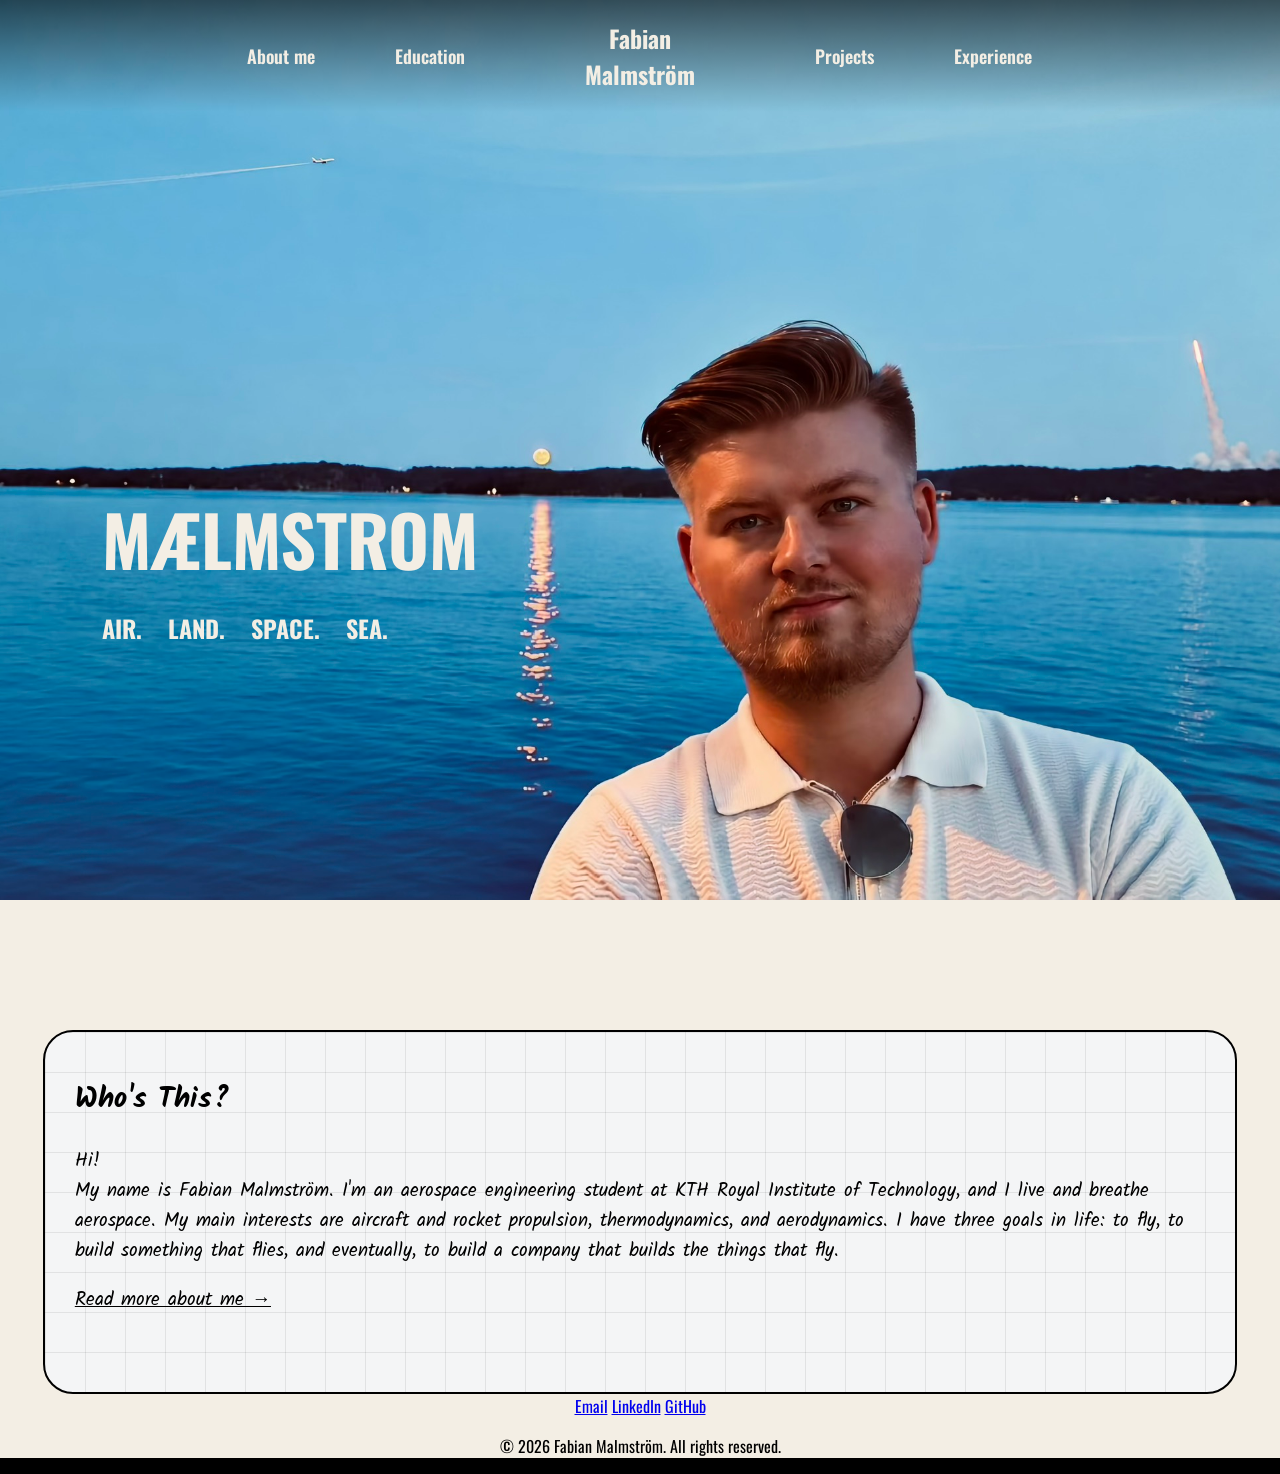
<file: index.html>
<!DOCTYPE html>
<html lang="en">
<head>
  <meta charset="UTF-8">
  <meta name="viewport" content="width=device-width, initial-scale=1.0">
  <title>Malmström</title>
  <link rel="stylesheet" href="index.css">
  <script src="script.js" defer></script>
</head>

<body>

  <div class="hero-wrapper">
    <section class="hero">
      <header>
        <div class="desktop-nav">
            <nav>
                <a href="construction.html">About me</a>
                <a href="construction.html">Education</a>
            </nav>

            <div class="logo">
                Fabian<br>Malmström
            </div>

            <nav>
                <a href="construction.html">Projects</a>
                <a href="construction.html">Experience</a>
            </nav>
        </div>


        <div class="mobile-header">
            <div class="logo">
                Fabian<br>Malmström
            </div>

            <button class="menu-button" id="menuButton">
                ☰
            </button>
        </div>


        <nav class="mobile-menu" id="mobileMenu">
            <a href="construction.html">About me</a>
            <a href="construction.html">Education</a>
            <a href="construction.html">Projects</a>
            <a href="construction.html">Experience</a>
        </nav>
      </header>

      <div class="hero-content">
        <h1>MÆLMSTROM</h1>
        <h2>AIR. LAND. SPACE. SEA.</h2>
      </div>
    </section>
  </div>
  
  <section class="intro">
    <div class="intro-box">
      <h2 class="intro-label">Who's This?</h2>
      <div class="intro-content">
        <p class="intro-text">Hi!<br>My name is Fabian Malmström. 
          I'm an aerospace engineering student at KTH Royal Institute of Technology, 
          and I live and breathe aerospace. My main interests are aircraft and rocket propulsion, thermodynamics, and aerodynamics. 
          I have three goals in life: to fly, to build something that flies, and eventually, to build a company that builds the things that fly.</p>
          <a class="intro-link" href="construction.html">Read more about me →</a>
      </div>
    </div>
  </section>

  <section class="featured-projects">

  </section>

<footer>
  <div class="footer-links">
        <a href="construction.html">Email</a>
        <a href="construction.html">LinkedIn</a>
        <a href="construction.html">GitHub</a>
  </div>
  <p>© 2026 Fabian Malmström. All rights reserved.</p>
</footer>
</body>
</html>
</file>
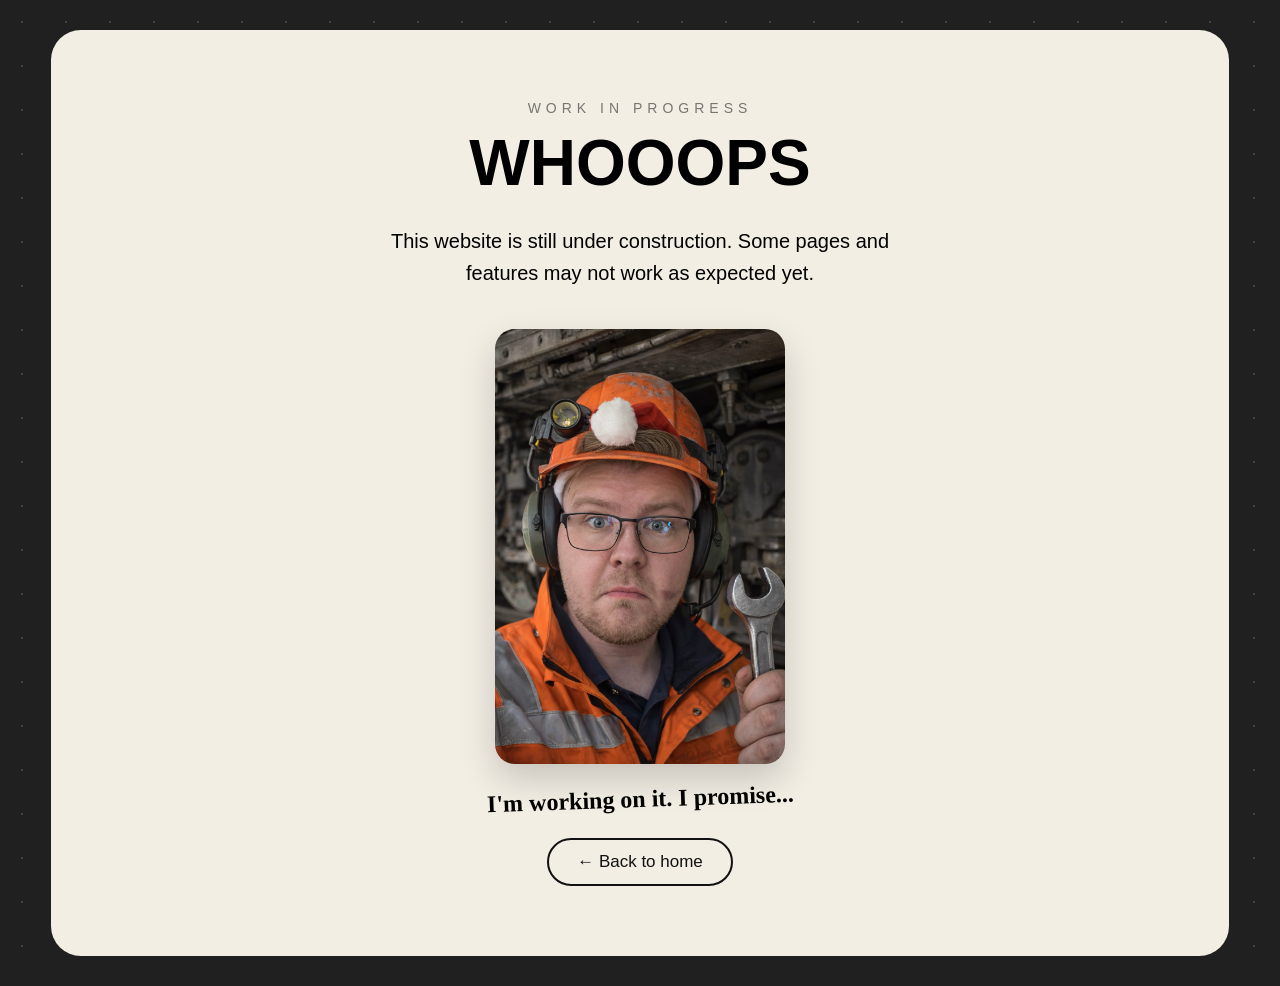
<file: construction.html>
<!DOCTYPE html>
<html lang="en">

<head>
    <meta charset="UTF-8">
    <meta name="viewport" content="width=device-width, initial-scale=1.0">

    <title>Under Construction</title>

    <link rel="stylesheet" href="construction.css">
</head>

<body class="construction-body">

    <main class="construction-page">

        <section class="construction-card">

            <p class="construction-label">WORK IN PROGRESS</p>

            <h1>WHOOOPS</h1>

            <p class="construction-text">
                This website is still under construction.
                Some pages and features may not work as expected yet.
            </p>

            <img
                class="construction-image"
                src="Images/Construction.png"
                alt="Fabian working"
            >

            <p class="construction-note">
                I'm working on it. I promise...
            </p>

            <a href="index.html" class="construction-button">
                ← Back to home
            </a>

        </section>

    </main>

</body>

</html>
</file>
<file: index.css>
@font-face {
    font-family: "Oswald";
    src: url("fonts/Oswald-VariableFont_wght.ttf") format("truetype");
    font-weight: 200 700;
    font-style: normal;
}

@font-face {
    font-family: "Kalam";
    src: url("fonts/Kalam-Regular.ttf") format("truetype");
    font-weight: 400;
    font-style: normal;
}

@font-face {
    font-family: "Kalam";
    src: url("fonts/Kalam-Bold.ttf") format("truetype");
    font-weight: 700;
    font-style: normal;
}

:root {
    --section-width: 93vw;
    --section-radius: 30px;
}

html {
    background-color: #000;
    overscroll-behavior-y: none;
}

body {
    margin: 0;
    background-color: #f3eee4;
    font-family: "Oswald", sans-serif;
}


/* HERO */

.hero-wrapper {
    height: 110vh;
}

.hero {
    height: 100vh;

    background-image: url("Images/Landingpage4.jpeg");
    background-size: cover;
    background-position: center;
    background-repeat: no-repeat;

    position: sticky;
    top: 0;

    overflow: hidden;

    transform: scale(1);
    transform-origin: center;

    will-change: transform, border-radius;
}


/* HEADER */

header {
    position: relative;

    color: #f3eee4;

    background-image: linear-gradient(
        to bottom,
        rgba(0, 0, 0, 0.6),
        rgba(0, 0, 0, 0)
    );

    padding: 20px 60px;

    z-index: 10;
}

.desktop-nav {
    display: grid;
    grid-template-columns: 1fr auto 1fr;
    align-items: center;
}

.desktop-nav nav {
    display: flex;
    gap: 80px;

    font-size: large;
}

.desktop-nav nav:first-child {
    justify-self: end;
    margin-right: 120px;
}

.desktop-nav nav:last-child {
    justify-self: start;
    margin-left: 120px;
}

.logo {
    font-size: x-large;
    font-weight: 700;
    text-align: center;
}

header a {
    text-decoration: none;
    color: #f3eee4;
    font-weight: 600;
}

header a:hover {
    text-shadow: 0 0 1px #fff;
}


/* MOBILE HEADER */

.mobile-header,
.mobile-menu {
    display: none;
}


/* HERO TEXT */

.hero-content {
    position: absolute;

    color: #f3eee4;

    left: 8%;
    top: 54%;
}

.hero-content h1 {
    margin: 0;

    font-size: 70px;
    font-weight: 700;
}

.hero-content h2 {
    word-spacing: 20px;
}


/* INTRO */

.intro {
    width: var(--section-width);

    margin: 40px auto 0;

    min-height: 40vh;

    border: 2px solid #000;
    border-radius: var(--section-radius);

    background-color: #f4f5f6;

    background-image:
        linear-gradient(
            rgba(0, 0, 0, 0.08) 1px,
            transparent 1px
        ),
        linear-gradient(
            90deg,
            rgba(0, 0, 0, 0.08) 1px,
            transparent 1px
        );

    background-size: 40px 40px;

    overflow: hidden;
}

.intro-box {
    padding: 20px 30px 30px;

    font-family: "Kalam", cursive;
    font-weight: 400;
    font-size: larger;
}

.intro-label {
    font-family: "Kalam", cursive;
    font-weight: 700;
}

.intro a {
    color: #000;
}


/* FOOTER */

footer {
    text-align: center;
    color: #000;
}


/* =========================
   TABLET / SMALL LAPTOP
   ========================= */

@media (max-width: 1000px) {

    .hero {
        background-position: 58% center;
    }

    header {
        padding: 18px 30px;
    }

    .desktop-nav {
        display: none;
    }

    .mobile-header {
        position: relative;
        z-index: 110;

        display: flex;

        justify-content: space-between;
        align-items: center;
    }

    .mobile-header .logo {
        text-align: left;
    }

    .menu-button {
        position: relative;
        z-index: 120;

        background: none;
        border: none;

        color: #f3eee4;

        font-family: "Oswald", sans-serif;
        font-size: 34px;
        font-weight: 500;

        cursor: pointer;

        padding: 0;
    }

    .mobile-menu {
        display: none;

        position: fixed;
        inset: 16px;

        z-index: 100;

        flex-direction: column;
        justify-content: center;

        gap: 30px;

        padding: 40px;

        background: rgba(20, 20, 20, 0.92);

        backdrop-filter: blur(20px);
        -webkit-backdrop-filter: blur(20px);

        border: 1px solid rgba(255, 255, 255, 0.12);
        border-radius: 28px;

        box-shadow:
            0 20px 60px rgba(0, 0, 0, 0.35);

        text-align: left;
    }

    .mobile-menu.active {
        display: flex;
    }

    .mobile-menu a {
        position: relative;

        color: #f3eee4;

        font-size: 34px;
        font-weight: 500;

        text-decoration: none;

        padding: 8px 0;

        transition:
            transform 0.2s ease,
            opacity 0.2s ease;
    }

    .mobile-menu a:hover {
        transform: translateX(8px);
        opacity: 0.7;
        text-shadow: none;
    }

    .hero-content {
        left: 7%;
        top: 56%;
        width: 46%;
    }

    .hero-content h1 {
        font-size: 50px;
        line-height: 0.95;
    }

    .hero-content h2 {
        font-size: 20px;
        word-spacing: 8px;
    }

    .intro {
        width: 90vw;
    }
}


/* =========================
   MOBILE
   ========================= */

@media (max-width: 800px) {

    :root {
        --section-radius: 22px;
    }

    .hero {
        background-position: 56% center;
    }

    header {
        padding: 16px 20px;
    }

    .logo {
        font-size: 20px;
        line-height: 1.05;
    }

    .menu-button {
        font-size: 30px;
    }

    .mobile-menu {
        inset: 10px;

        padding: 30px;

        gap: 24px;

        border-radius: 22px;
    }

    .mobile-menu a {
        font-size: 30px;
    }

    .hero-content {
        left: 6%;
        top: 72%;

        width: 44%;
    }

    .hero-content h1 {
        font-size: 34px;
        line-height: 0.95;
        letter-spacing: -0.5px;
    }

    .hero-content h2 {
        font-size: 13px;
        line-height: 1.4;

        word-spacing: 3px;

        white-space: nowrap;
    }

    .intro {
        width: 92vw;

        margin-top: 25px;

        min-height: 45vh;

        background-size: 30px 30px;
    }

    .intro-box {
        padding: 20px;

        font-size: 17px;
    }

    footer {
        padding: 20px;
        font-size: 14px;
    }
}
</file>
<file: construction.css>
.construction-body {
    margin: 0;

    min-height: 100vh;

    background-color: #202020;

    background-image:
        radial-gradient(
            rgba(255, 255, 255, 0.15) 1.5px,
            transparent 1.5px
        );

    background-size: 44px 44px;

    font-family: "Oswald", sans-serif;

    display: flex;
    justify-content: center;
    align-items: center;

    padding: 30px;

    box-sizing: border-box;
}


.construction-page {
    width: 100%;
}


.construction-card {
    width: min(1400px, 92vw);
    min-height: 78vh;

    margin: auto;

    background-color: #f3eee4;

    border-radius: 30px;

    display: flex;
    flex-direction: column;
    align-items: center;
    justify-content: center;

    text-align: center;

    padding: 70px 40px;

    box-sizing: border-box;
}


.construction-label {
    margin: 0 0 15px;

    font-size: 14px;
    font-weight: 500;

    letter-spacing: 5px;

    opacity: 0.5;
}


.construction-card h1 {
    margin: 0;

    font-size: clamp(42px, 5vw, 78px);
    font-weight: 600;

    line-height: 1;

    text-transform: uppercase;
}


.construction-text {
    max-width: 550px;

    margin: 30px 0 40px;

    font-size: 20px;
    font-weight: 300;

    line-height: 1.6;
}


.construction-image {
    width: 290px;
    max-width: 70vw;

    aspect-ratio: 2 / 3;

    object-fit: cover;

    border-radius: 20px;

    box-shadow:
        0 15px 35px rgba(0, 0, 0, 0.18);
}


.construction-note {
    font-family: "Kalam", cursive;
    font-size: 24px;
    font-weight: 700;

    margin: 22px 0 25px;

    transform: rotate(-2deg);
}


.construction-button {
    text-decoration: none;

    color: #111;

    border: 2px solid #111;
    border-radius: 100px;

    padding: 12px 28px;

    font-size: 17px;
    font-weight: 500;

    transition:
        background-color 0.2s ease,
        color 0.2s ease,
        transform 0.2s ease;
}


.construction-button:hover {
    background-color: #111;
    color: #f3eee4;

    transform: translateY(-2px);
}
</file>
